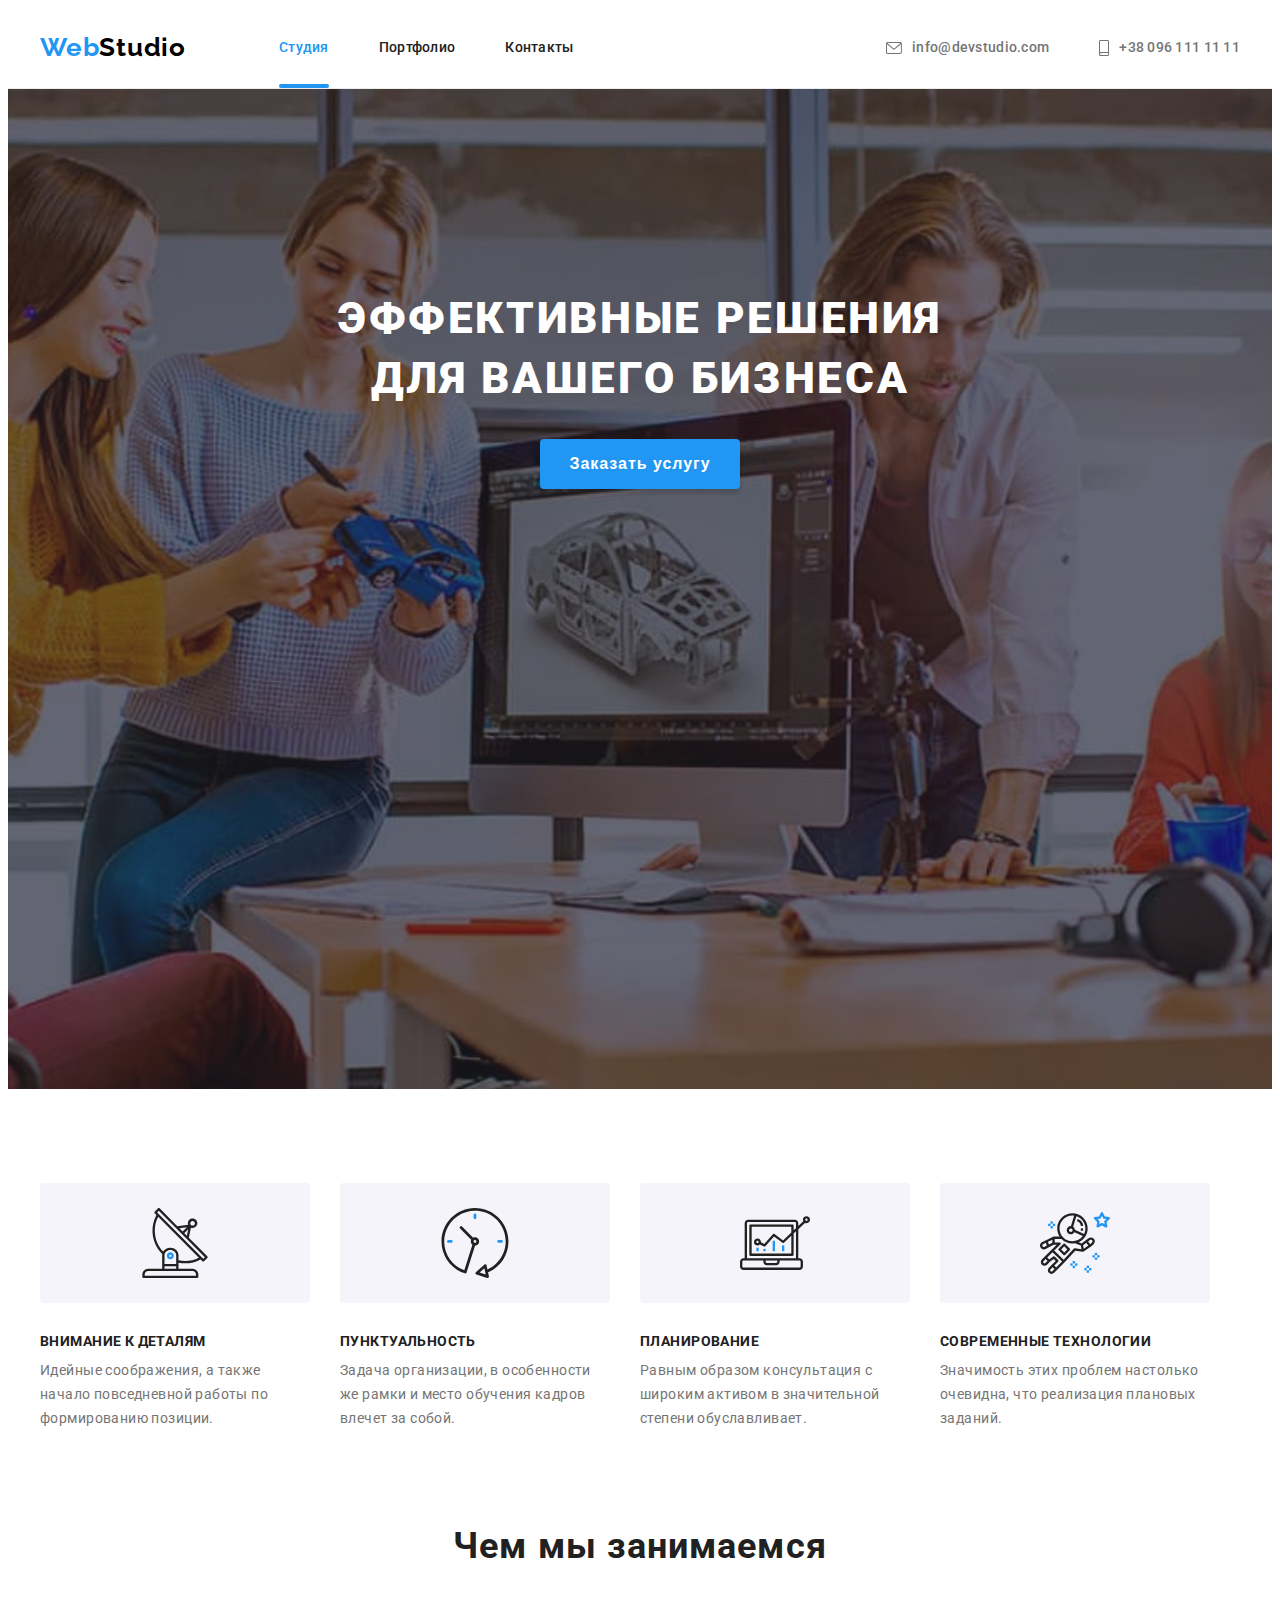
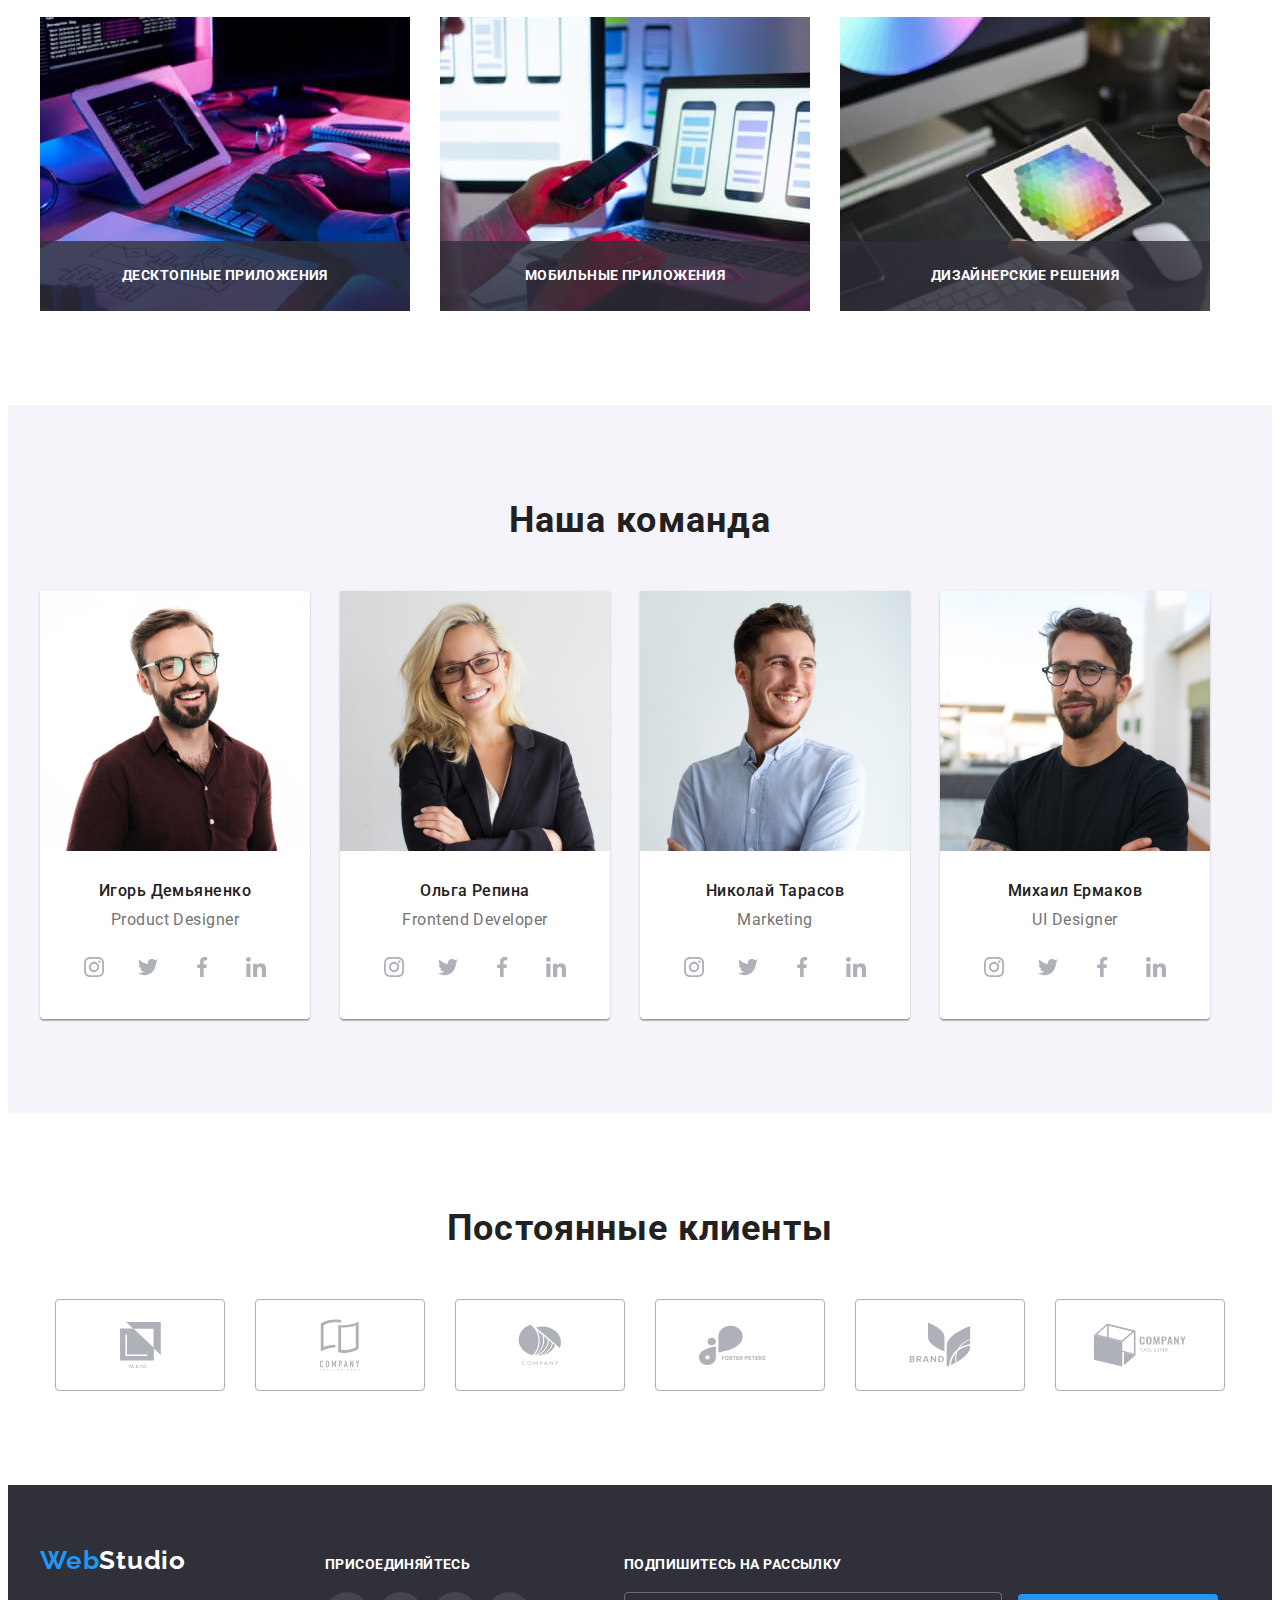
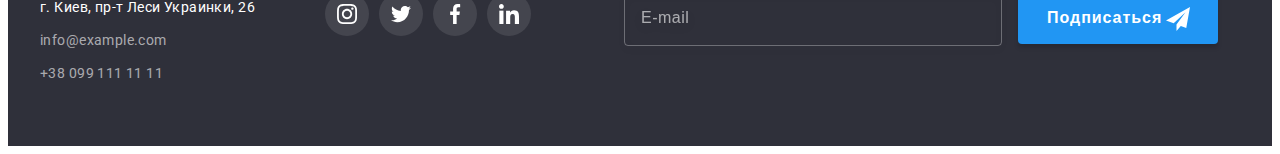
<file: index.html>
<!DOCTYPE html>
<html lang="ru">
<head>
    <meta charset="UTF-8">
    <meta http-equiv="X-UA-Compatible" content="IE=edge">
    <meta name="viewport" content="width=device-width, initial-scale=1.0">
    <link rel="preconnect" href="https://fonts.googleapis.com">
    <link rel="preconnect" href="https://fonts.gstatic.com" crossorigin>
    <link
        href="https://fonts.googleapis.com/css2?family=Raleway:wght@700&family=Roboto:wght@400;500;700;900&family=Shizuru&display=swap"
        rel="stylesheet">
    <link rel="stylesheet" href="https://cdnjs.cloudflare.com/ajax/libs/modern-normalize/1.1.0/modern-normalize.min.css"
        integrity="sha512-wpPYUAdjBVSE4KJnH1VR1HeZfpl1ub8YT/NKx4PuQ5NmX2tKuGu6U/JRp5y+Y8XG2tV+wKQpNHVUX03MfMFn9Q=="
        crossorigin="anonymous" referrerpolicy="no-referrer" />
    <title>Студия</title>
    <link rel="stylesheet" href="./css/styles.css">
</head>
<body>
    <header class="header">
        <div class="container">
            <div class="container-flex">
                    <a href="index.html" class="logo"><span class="logo-styles">Web</span>Studio</a>
                <nav class="header-nav">
                    <ul class="header-list">
                        <li class="header-items"><a  class="header-item current" href="index.html">Студия</a></li>
                        <li class="header-items"><a  class="header-item" href="portfolio.html">Портфолио</a></li>
                        <li class="header-items"><a  class="header-item" href="#contacts">Контакты</a></li>
                    </ul>
                </nav>
                <div class="active-link">
                    <a href="mailto:info@devstudio.com" class="header-mail"><svg class="header-mail-icon" width="16" height="12">
                        <use href="./images/icons.svg#icon-header-envelope"></use>
                    </svg>info@devstudio.com</a>
                    <a href="tel:+380961111111" class="header-tel"><svg class="header-mail-icon" width="10" height="16">
                        <use href="./images/icons.svg#icon-header-smartphone"></use>
                    </svg>+38 096 111 11 11</a>
                </div> 
            </div>
        </div>
    </header>
    <main class="main">
        <section class="main-lead section main-text">
            <h1 class="main-heading">Эффективные решения для вашего бизнеса</h1>
            <button data-modal-open type="button" class="main-btn"><span class="main-btn-text">Заказать услугу</span></button>
        </section>
        <section class="main-list-content">
            <div class="container">
                <ul class="main-list">
                    <li class="main-item">
                        <div class="main-icon-container">
                            <svg class="main-icon-attention" width="70" height="70">
                                <use href="./images/icons.svg#icon-main-antenna"></use>
                            </svg>
                        </div>
                        <h3 class="main-item-heading">Внимание к деталям</h3>
                        <p class="main-item-text">Идейные соображения, а также начало повседневной работы по формированию позиции.</p>
                    </li>
                    <li class="main-item">
                        <div class="main-icon-container">
                            <svg class="main-icon-punctuality" width="70" height="70">
                                <use href="./images/icons.svg#icon-main-clock"></use>
                            </svg>
                        </div>
                        <h3 class="main-item-heading">Пунктуальность</h3>
                        <p class="main-item-text">Задача организации, в особенности же рамки и место обучения кадров влечет за собой.</p>
                    </li>
                    <li class="main-item">
                        <div class="main-icon-container">
                            <svg class="main-icon-planning" width="70" height="70">
                                <use href="./images/icons.svg#icon-main-diagram"></use>
                            </svg>
                        </div>
                        <h3 class="main-item-heading">Планирование</h3>
                        <p class="main-item-text">Равным образом консультация с широким активом в значительной степени обуславливает.</p>
                    </li>
                    <li class="main-item">
                        <div class="main-icon-container">
                            <svg class="main-icon-technology" width="70" height="70">
                                <use href="./images/icons.svg#icon-main-astronaut"></use>
                            </svg>
                        </div>
                        <h3 class="main-item-heading">Современные технологии</h3>
                        <p class="main-item-text">Значимость этих проблем настолько очевидна, что реализация плановых заданий.</p>
                    </li>
                </ul>
            </div>
        </section> 
        <section class="main-skills section">
            <div class="container">
                <h2 class="main-skills-heading main-heading-text">Чем мы занимаемся</h2>
                <ul class="main-img">
                    <li class="main-img-item"><img src="./images/about-us-1.jpg" width="370" alt="our-technologies"><p class="main-img-text">Десктопные приложения</p></li>
                    <li class="main-img-item"><img src="./images/about-us-2.jpg" width="370" alt="our-technologies"><p class="main-img-text">Мобильные приложения</p></li>
                    <li class="main-img-item"><img src="./images/about-us-3.jpg" width="370" alt="our-technologies"><p class="main-img-text">Дизайнерские решения</p></li>
                </ul>
            </div>
        </section>
        <section class="main-team section">
            <div class="container">
                <h2 class="main-team-heading main-heading-text">Наша команда</h2>
                <ul class="main-team-list">
                    <li class="main-team-item">
                        <img src="./images/our-team-1.jpg" width="270" alt="foto-our-team">
                        <div class="main-team-info">
                            <p class="main-team-fln">Игорь Демьяненко</p>
                            <p lang="en" class="main-team-profession">Product Designer</p>
                            <ul class="team-social-links">
                                <li class="social-links-item">
                                    <a href="" class="social-links">
                                        <svg class="social-links-icon" width="20" height="20">
                                            <use href="./images/icons.svg#icon-network-instagram"></use>
                                        </svg>
                                    </a>
                                </li>
                                <li class="social-links-item">
                                    <a href="" class="social-links">
                                        <svg class="social-links-icon" width="20" height="20">
                                            <use href="./images/icons.svg#icon-network-twitter"></use>
                                        </svg>
                                    </a>
                                </li>
                                <li class="social-links-item">
                                    <a href="" class="social-links">
                                        <svg class="social-links-icon" width="20" height="20">
                                            <use href="./images/icons.svg#icon-network-facebook"></use>
                                        </svg>
                                    </a>
                                </li>
                                <li class="social-links-item">
                                    <a href="" class="social-links">
                                        <svg class="social-links-icon" width="20" height="20">
                                            <use href="./images/icons.svg#icon-network-linkedin"></use>
                                        </svg>
                                    </a>
                                </li>
                            </ul>
                        </div>
                        
                    </li>
                    <li class="main-team-item">
                        <img src="./images/our-team-2.jpg" width="270" alt="foto-our-team">
                        <div class="main-team-info">
                            <p class="main-team-fln">Ольга Репина</p>
                            <p lang="en" class="main-team-profession">Frontend Developer</p>
                            <ul class="team-social-links">
                                <li class="social-links-item">
                                    <a href="" class="social-links">
                                        <svg class="social-links-icon" width="20" height="20">
                                            <use href="./images/icons.svg#icon-network-instagram"></use>
                                        </svg>
                                    </a>
                                </li>
                                <li class="social-links-item">
                                    <a href="" class="social-links">
                                        <svg class="social-links-icon" width="20" height="20">
                                            <use href="./images/icons.svg#icon-network-twitter"></use>
                                        </svg>
                                    </a>
                                </li>
                                <li class="social-links-item">
                                    <a href="" class="social-links">
                                        <svg class="social-links-icon" width="20" height="20">
                                            <use href="./images/icons.svg#icon-network-facebook"></use>
                                        </svg>
                                    </a>
                                </li>
                                <li class="social-links-item">
                                    <a href="" class="social-links">
                                        <svg class="social-links-icon" width="20" height="20">
                                            <use href="./images/icons.svg#icon-network-linkedin"></use>
                                        </svg>
                                    </a>
                                </li>
                            </ul>
                        </div>
                    </li>
                    <li class="main-team-item">
                        <img src="./images/our-team-3.jpg" width="270" alt="foto-our-team">
                        <div class="main-team-info">
                            <p class="main-team-fln">Николай Тарасов</p>
                            <p lang="en" class="main-team-profession">Marketing</p>
                            <ul class="team-social-links">
                                <li class="social-links-item">
                                    <a href="" class="social-links">
                                        <svg class="social-links-icon" width="20" height="20">
                                            <use href="./images/icons.svg#icon-network-instagram"></use>
                                        </svg>
                                    </a>
                                </li>
                                <li class="social-links-item">
                                    <a href="" class="social-links">
                                        <svg class="social-links-icon" width="20" height="20">
                                            <use href="./images/icons.svg#icon-network-twitter"></use>
                                        </svg>
                                    </a>
                                </li>
                                <li class="social-links-item">
                                    <a href="" class="social-links">
                                        <svg class="social-links-icon" width="20" height="20">
                                            <use href="./images/icons.svg#icon-network-facebook"></use>
                                        </svg>
                                    </a>
                                </li>
                                <li class="social-links-item">
                                    <a href="" class="social-links">
                                        <svg class="social-links-icon" width="20" height="20">
                                            <use href="./images/icons.svg#icon-network-linkedin"></use>
                                        </svg>
                                    </a>
                                </li>
                            </ul>
                        </div>
                    </li>
                    <li class="main-team-item">
                        <img src="./images/our-team-4.jpg" width="270" alt="foto-our-team">
                        <div class="main-team-info">
                            <p class="main-team-fln">Михаил Ермаков</p>
                            <p lang="en" class="main-team-profession">UI Designer</p>
                            <ul class="team-social-links">
                                <li class="social-links-item">
                                    <a href="" class="social-links">
                                        <svg class="social-links-icon" width="20" height="20">
                                            <use href="./images/icons.svg#icon-network-instagram"></use>
                                        </svg>
                                    </a>
                                </li>
                                <li class="social-links-item">
                                    <a href="" class="social-links">
                                        <svg class="social-links-icon" width="20" height="20">
                                            <use href="./images/icons.svg#icon-network-twitter"></use>
                                        </svg>
                                    </a>
                                </li>
                                <li class="social-links-item">
                                    <a href="" class="social-links">
                                        <svg class="social-links-icon" width="20" height="20">
                                            <use href="./images/icons.svg#icon-network-facebook"></use>
                                        </svg>
                                    </a>
                                </li>
                                <li class="social-links-item">
                                    <a href="" class="social-links">
                                        <svg class="social-links-icon" width="20" height="20">
                                            <use href="./images/icons.svg#icon-network-linkedin"></use>
                                        </svg>
                                    </a>
                                </li>
                            </ul>
                        </div>
                    </li>
                </ul>
            </div>
        </section>
        <section class="main-clients">
            <div class="container">
                <h2 class="main-clients-heading main-heading-text">Постоянные клиенты</h2>
                <ul class="main-clients-list">
                    <li class="main-clients-item">
                        <a href="" class="main-clients-link">
                            <svg class="main-clients-icon" width="41" height="46.7">
                                <use href="./images/icons.svg#icon-clients-logo-1"></use>
                            </svg>
                        </a>
                    </li>
                    <li class="main-clients-item">
                        <a href="" class="main-clients-link">
                            <svg class="main-clients-icon" width="40" height="52">
                                <use href="./images/icons.svg#icon-clients-logo-2"></use>
                            </svg>
                        </a>
                    </li>
                    <li class="main-clients-item">
                        <a href="" class="main-clients-link">
                            <svg class="main-clients-icon" width="43.46" height="41.18">
                                <use href="./images/icons.svg#icon-clients-logo-3"></use>
                            </svg>
                        </a>
                    </li>
                    <li class="main-clients-item">
                        <a href="" class="main-clients-link">
                            <svg class="main-clients-icon" width="84.44" height="40.62">
                                <use href="./images/icons.svg#icon-clients-logo-4"></use>
                            </svg>
                        </a>
                    </li>
                    <li class="main-clients-item">
                        <a href="" class="main-clients-link">
                            <svg class="main-clients-icon" width="62.54" height="45.43">
                                <use href="./images/icons.svg#icon-clients-logo-5"></use>
                            </svg>
                        </a>
                    </li>
                    <li class="main-clients-item">
                        <a href="" class="main-clients-link">
                            <svg class="main-clients-icon" width="93.79" height="43.93">
                                <use href="./images/icons.svg#icon-clients-logo-6"></use>
                            </svg>
                        </a>
                    </li>
                </ul>

            </div>
        </section>
    </main>
    <footer class="footer" id="contacts">
        <div class="container">           
            <div class="footer-info">
                <a href="index.html" class="logo footer-logo-mar"><span class="logo-styles">Web</span><span class="footer-logo-item">Studio</span></a>          
                <address class="footer-address">г. Киев, пр-т Леси Украинки, 26</address>
                <a href="mailto:info@example.com" class="footer-mail-text">info@example.com</a>
                <a href="tel:+380991111111" class="footer-tel-text">+38 099 111 11 11</a>
            </div>
            <div class="footer-social-links">
                <p class="footer-text">присоединяйтесь</p>
                <ul class="team-social-links">
                    <li class="social-links-item footer-social-link">
                        <a href="" class="social-links">
                            <svg class="footer-color-icon" width="20" height="20">
                                <use href="./images/icons.svg#icon-network-instagram"></use>
                            </svg>
                        </a>
                    </li>
                    <li class="social-links-item footer-social-link">
                        <a href="" class="social-links">
                            <svg class="footer-color-icon" width="20" height="20">
                                <use href="./images/icons.svg#icon-network-twitter"></use>
                            </svg>
                        </a>
                    </li>
                    <li class="social-links-item footer-social-link">
                        <a href="" class="social-links">
                            <svg class="footer-color-icon" width="20" height="20">
                                <use href="./images/icons.svg#icon-network-facebook"></use>
                            </svg>
                        </a>
                    </li>
                    <li class="social-links-item footer-social-link">
                        <a href="" class="social-links">
                            <svg class="footer-color-icon" width="20" height="20">
                                <use href="./images/icons.svg#icon-network-linkedin"></use>
                            </svg>
                        </a>
                    </li>
                </ul>
            </div>
            <form class="footer-subscribe">
                <p class="footer-text">Подпишитесь на рассылку</p>
                <input class="footer-input" type="email" name="footer-user-email" placeholder="E-mail"  title="login@mail.com" required>
                <button class="footer-send-btn" type="submit"><span class="footer-btn-text">Подписаться</span>
                    <svg class="footer-icon-send-btn" width="24" height="24">
                    <use href="./images/icons.svg#icon-send"></use>
                    </svg>
                </button>
            </form>
        </div>
    </footer>
    <!-- Modal -->
    <div class="backdrop is-hidden" data-modal>
        <div class="modal">
            <button type="button" class="btn-close-modal" data-modal-close>
                <svg class="modal-close" width="18" height="18">
                    <use href="./images/icons.svg#icon-close-modal-windows"></use>
                </svg>
            </button>
            <p class="modal-heading-text">Оставьте свои данные, мы вам перезвоним</p>
            <form class="modal-field-conteiner">
                <div class="modal-field">
                    <label for="user-name" class="modal-label"><span class="input-text">Имя</span></label>
                    <div class="modal-icon-position">
                        <input type="text" class="modal-input" name="user-name" id="user-name" placeholder="" required minlength="2" title="Введите имя"> 
                        <svg class="user-name-icon" width="12" height="12">
                            <use href="./images/icons.svg#name-icon"></use>
                        </svg>
                    </div>
                </div>
                <div class="modal-field">
                    <label for="user-tel" class="modal-label"><span class="input-text">Телефон</span></label>
                    <div class="modal-icon-position">
                        <input type="tel" class="modal-input" name="user-tel" id="user-tel" placeholder="" pattern="[\+]\d{2}\[\(]\d{3}[\)]\\d{3}[\-]\d{2}[\-]\d{2}" title="+38(097)111-11-11" minlength="15" maxlength="17" required>
                        <svg class="user-name-icon" width="13" height="13">
                            <use href="./images/icons.svg#tel-icon"></use>
                        </svg>
                    </div>
                </div>
                <div class="modal-field">
                    <label for="user-email" class="modal-label"><span class="input-text">Почта</span></label>
                    <div class="modal-icon-position">
                        <input type="email" class="modal-input" name="user-email" id="user-email" placeholder=""  title="login@mail.com" required>
                        <svg class="user-name-icon" width="15" height="12">
                            <use href="./images/icons.svg#email-icon"></use>
                        </svg>
                    </div>
                </div>
                <div class="modal-field">
                    <label for="user-comment" class="modal-label"><span class="input-text">Комментарий</span></label>
                    <textarea class="modal-comment" name="user-comment" id="user-comment" cols="30" rows="10" placeholder="Введите текст"></textarea>
                </div>
                <div class="modal-field-checkbox">
                    <input class="modal-checkbox is-hidden" name="user-check" type="checkbox" id="user-check">
                    <label class="user-check" for="user-check">
                    <span class="user-check-text">Соглашаюсь с рассылкой и принимаю <a class="agreement-conditions" href="">Условия договора</a></span></label>
                </div>
                <button type="submit" class="modal-send-btn"><span class="modal-btn-text">Отправить</span></button>    
            </form>          
        </div>
    </div>
    <script src="./js/modal.js"></script>
</body>
</html>
</file>
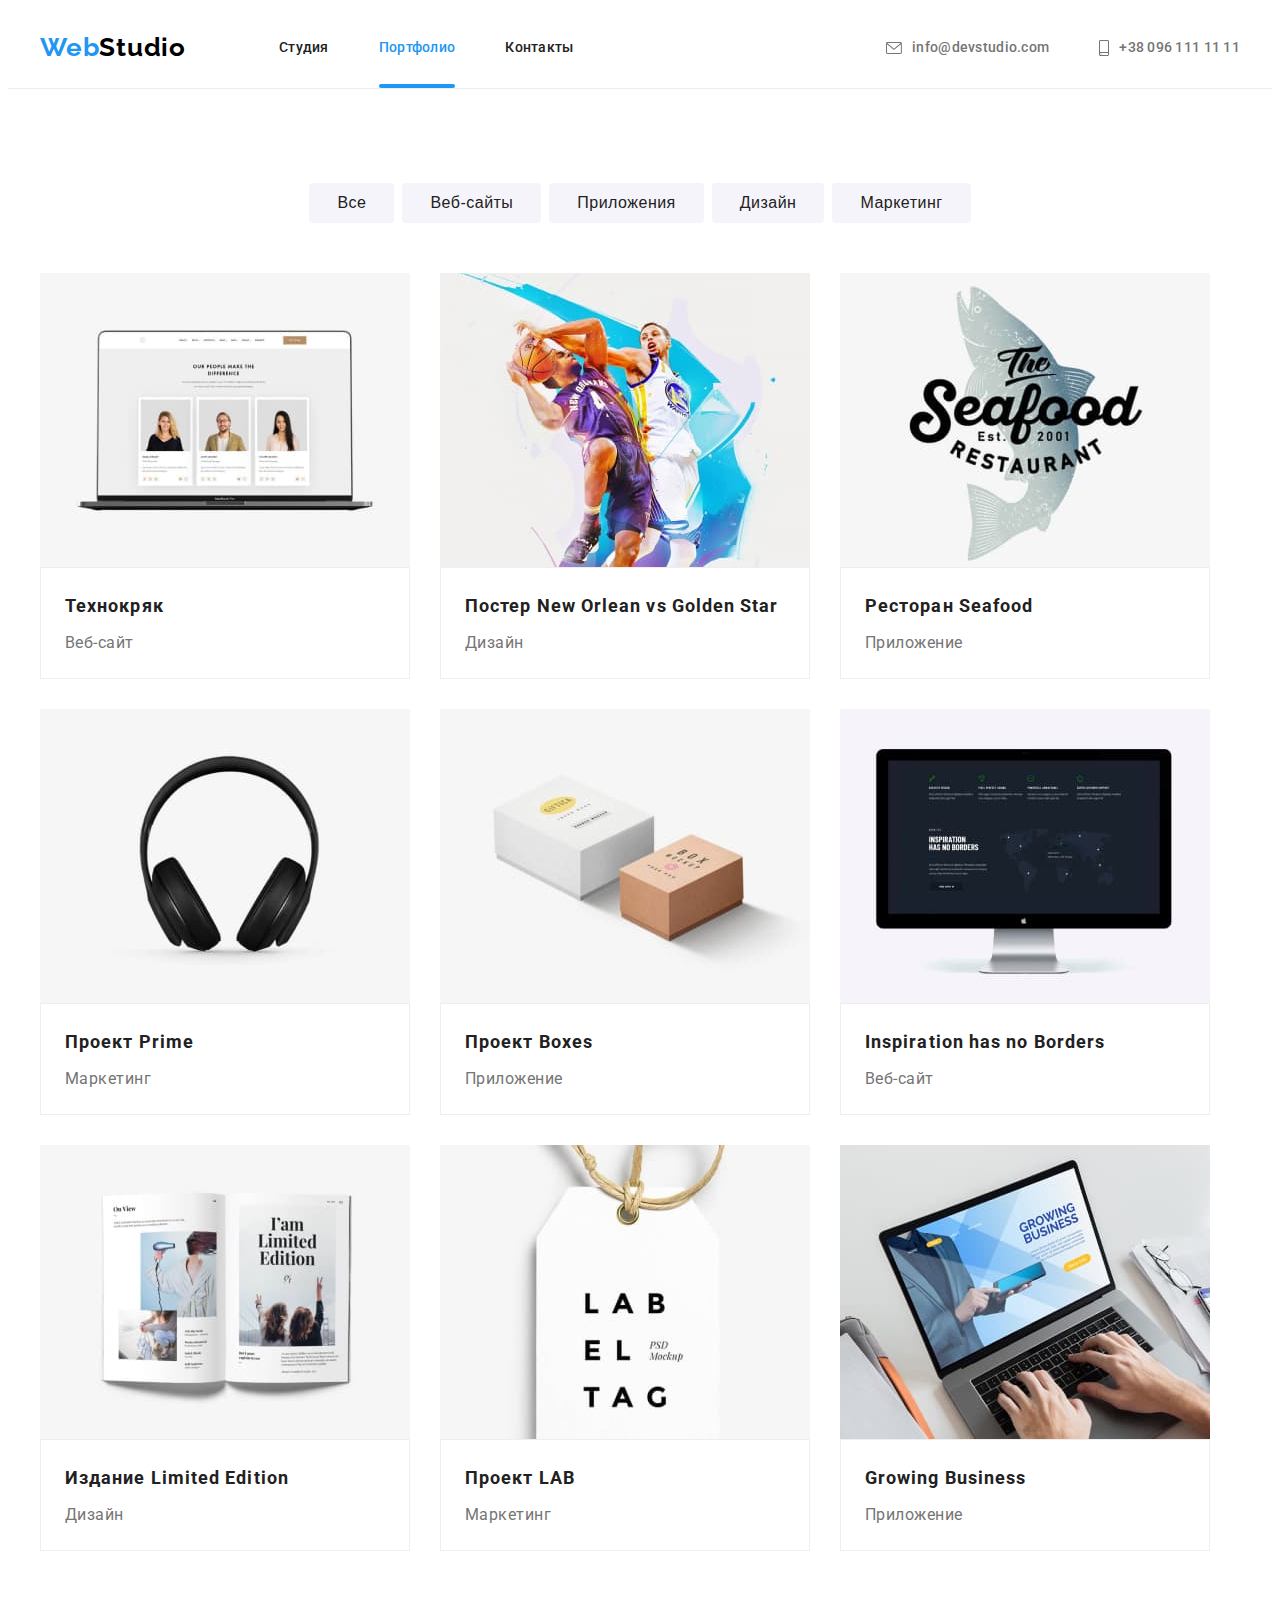
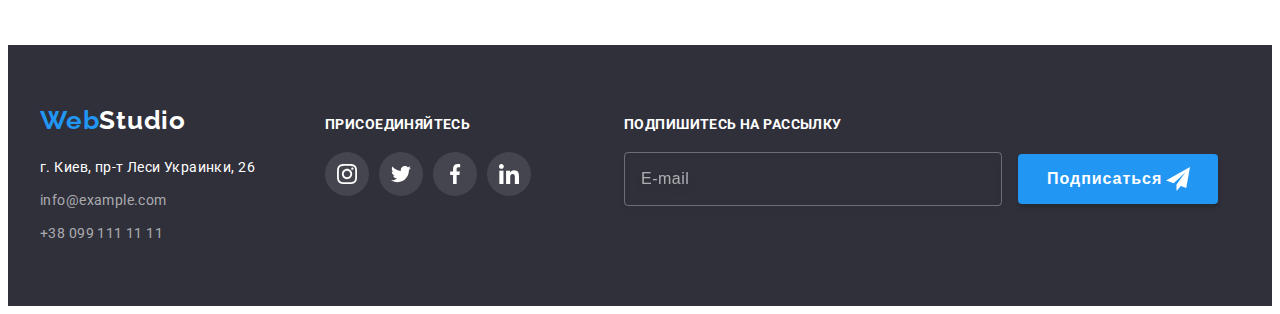
<file: portfolio.html>
<!DOCTYPE html>
<html lang="en">
<head>
    <meta charset="UTF-8">
    <meta http-equiv="X-UA-Compatible" content="IE=edge">
    <meta name="viewport" content="width=device-width, initial-scale=1.0">
    <link rel="preconnect" href="https://fonts.googleapis.com">
    <link rel="preconnect" href="https://fonts.gstatic.com" crossorigin>
    <link
        href="https://fonts.googleapis.com/css2?family=Raleway:wght@700&family=Roboto:wght@400;500;700;900&family=Shizuru&display=swap"
        rel="stylesheet">
    <link rel="stylesheet" href="https://cdnjs.cloudflare.com/ajax/libs/modern-normalize/1.1.0/modern-normalize.min.css"
        integrity="sha512-wpPYUAdjBVSE4KJnH1VR1HeZfpl1ub8YT/NKx4PuQ5NmX2tKuGu6U/JRp5y+Y8XG2tV+wKQpNHVUX03MfMFn9Q=="
        crossorigin="anonymous" referrerpolicy="no-referrer" />
    <title>Портфолио</title>
    <link rel="stylesheet" href="./css/styles.css">
</head>
<body>
    <header class="header">
        <div class="container">
            <div class="container-flex">
                <a href="index.html" class="logo"><span class="logo-styles">Web</span>Studio</a>
                <nav class="header-nav">
                    <ul class="header-list">
                        <li class="header-items"><a class="header-item" href="index.html">Студия</a></li>
                        <li class="header-items"><a class="header-item current" href="portfolio.html">Портфолио</a></li>
                        <li class="header-items"><a class="header-item" href="#contacts">Контакты</a></li>
                    </ul>
                </nav>
                <div class="active-link">
                    <a href="mailto:info@devstudio.com" class="header-mail"><svg class="header-mail-icon" width="16" height="12">
                            <use href="./images/icons.svg#icon-header-envelope"></use>
                        </svg>info@devstudio.com</a>
                    <a href="tel:+380961111111" class="header-tel"><svg class="header-mail-icon" width="10" height="16">
                            <use href="./images/icons.svg#icon-header-smartphone"></use>
                        </svg>+38 096 111 11 11</a>
                </div>
            </div>
        </div>
    </header>
    <main class="portfolio-main">
        <section class="portfolio-main-section  conteiner-indent section">
            <div class="container">
                <h2 hidden lang="en">filter button</h2>
                <ul class="portfolio-main-btn">
                    <li class="portfolio-main-btn-item"><button type="button" class="portfolio-btn"><span class="portfolio-text-btn">Все</span></button></li>
                    <li class="portfolio-main-btn-item"><button type="button" class="portfolio-btn"><span class="portfolio-text-btn">Веб-сайты</span></button></li>
                    <li class="portfolio-main-btn-item"><button type="button" class="portfolio-btn"><span class="portfolio-text-btn">Приложения</span></button></li>
                    <li class="portfolio-main-btn-item"><button type="button" class="portfolio-btn"><span class="portfolio-text-btn">Дизайн</span></button></li>
                    <li class="portfolio-main-btn-item"><button type="button" class="portfolio-btn"><span class="portfolio-text-btn">Маркетинг</span></button></li>
                </ul>
                <ul class="portfolio-main-content">
                    <li class="portfolio-main-content-item">
                        <div class="portfolio-card">
                            <img src="./images/our-possibilities.jpg" alt="web-site" width="370" height="294" class="portfolio-main-img">
                            <p class="card-text">Ресурс предлагает комплексные предложения с разным уровнем функционала и сервисов. Все это позволит посетителю получить
                            исчерпывающие сведения <br>о компании или частном лице.</p>
                        </div>                        
                        <div class="content-border">
                            <h3 class="portfolio-main-heading">Технокряк</h3>
                            <p class="portfolio-main-text">Веб-сайт</p>
                        </div>
                    </li>
                    <li class="portfolio-main-content-item">
                        <div class="portfolio-card">
                            <img src="./images/our-possibilities-1.jpg" alt="design" width="370" height="294" class="portfolio-main-img">
                            <p class="card-text">Ресурс предлагает комплексные предложения с разным уровнем функционала и сервисов. Все это позволит посетителю получить
                            исчерпывающие сведения <br>о компании или частном лице.</p>
                        </div> 
                        <div class="content-border">
                            <h3 class="portfolio-main-heading">Постер <span lang="en">New Orlean vs Golden Star</span></h3>
                            <p class="portfolio-main-text">Дизайн</p>
                        </div>
                    </li>
                    <li class="portfolio-main-content-item">
                        <div class="portfolio-card">
                            <img src="./images/our-possibilities-2.jpg" alt="appendix" width="370" height="294" class="portfolio-main-img">
                            <p class="card-text">Ресурс предлагает комплексные предложения с разным уровнем функционала и сервисов. Все это позволит посетителю получить
                            исчерпывающие сведения <br>о компании или частном лице.</p>
                        </div> 
                        <div class="content-border">
                            <h3 class="portfolio-main-heading">Ресторан <span lang="en">Seafood</span></h3>
                            <p class="portfolio-main-text">Приложение</p>
                        </div>
                    </li>
                    <li class="portfolio-main-content-item">
                        <div class="portfolio-card">
                            <img src="./images/our-possibilities-3.jpg" alt="marketing" width="370" height="294" class="portfolio-main-img">
                            <p class="card-text">Ресурс предлагает комплексные предложения с разным уровнем функционала и сервисов. Все это позволит посетителю получить
                            исчерпывающие сведения <br>о компании или частном лице.</p>
                        </div> 
                        <div class="content-border">
                        <h3 class="portfolio-main-heading">Проект <span lang="en">Prime</span></h3>
                        <p class="portfolio-main-text">Маркетинг</p>
                        </div>
                    </li>
                    <li class="portfolio-main-content-item">
                        <div class="portfolio-card">
                            <img src="./images/our-possibilities-4.jpg" alt="appendix" width="370" height="294" class="portfolio-main-img">
                            <p class="card-text">Ресурс предлагает комплексные предложения с разным уровнем функционала и сервисов. Все это позволит посетителю получить
                            исчерпывающие сведения <br>о компании или частном лице.</p>
                        </div> 
                        <div class="content-border">
                            <h3 class="portfolio-main-heading">Проект <span lang="en">Boxes</span></h3>
                            <p class="portfolio-main-text">Приложение</p>
                        </div>
                    </li>
                    <li class="portfolio-main-content-item">
                        <div class="portfolio-card">
                            <img src="./images/our-possibilities-5.jpg" alt="web-site" width="370" height="294" class="portfolio-main-img">
                            <p class="card-text">Ресурс предлагает комплексные предложения с разным уровнем функционала и сервисов. Все это позволит посетителю получить
                            исчерпывающие сведения <br>о компании или частном лице.</p>
                        </div> 
                        <div class="content-border">
                            <h3 lang="en" class="portfolio-main-heading">Inspiration has no Borders</h3>
                            <p class="portfolio-main-text">Веб-сайт</p>
                        </div>
                    </li>
                    <li class="portfolio-main-content-item">
                        <div class="portfolio-card">
                            <img src="./images/our-possibilities-6.jpg" alt="design" width="370" height="294" class="portfolio-main-img">
                            <p class="card-text">Ресурс предлагает комплексные предложения с разным уровнем функционала и сервисов. Все это позволит посетителю получить
                            исчерпывающие сведения <br>о компании или частном лице.</p>
                        </div> 
                        <div class="content-border">
                            <h3 class="portfolio-main-heading">Издание <span lang="en">Limited Edition</span></h3>
                            <p class="portfolio-main-text">Дизайн</p>
                        </div>
                    </li>
                    <li class="portfolio-main-content-item">
                        <div class="portfolio-card">
                            <img src="./images/our-possibilities-7.jpg" alt="marketing" width="370" height="294" class="portfolio-main-img">
                            <p class="card-text">Ресурс предлагает комплексные предложения с разным уровнем функционала и сервисов. Все это позволит посетителю получить
                            исчерпывающие сведения <br>о компании или частном лице.</p>
                        </div> 
                        <div class="content-border">
                            <h3 class="portfolio-main-heading">Проект <span lang="en">LAB</span></h3>
                            <p class="portfolio-main-text">Маркетинг</p>
                        </div>
                    </li>
                    <li class="portfolio-main-content-item">
                        <div class="portfolio-card">
                            <img src="./images/our-possibilities-8.jpg" alt="appendix" width="370" height="294" class="portfolio-main-img">
                            <p class="card-text">Ресурс предлагает комплексные предложения с разным уровнем функционала и сервисов. Все это позволит посетителю получить
                            исчерпывающие сведения <br>о компании или частном лице.</p>
                        </div> 
                        <div class="content-border">
                            <h3 lang="en" class="portfolio-main-heading">Growing Business</h3>
                            <p class="portfolio-main-text">Приложение</p>
                        </div>
                    </li>
                </ul>
            </div>
        </section>
    </main>
    <footer class="footer" id="contacts">
        <div class="container">
            <div class="footer-info">
                <a href="index.html" class="logo footer-logo-mar"><span class="logo-styles">Web</span><span
                        class="footer-logo-item">Studio</span></a>
                <address class="footer-address">г. Киев, пр-т Леси Украинки, 26</address>
                <a href="mailto:info@example.com" class="footer-mail-text">info@example.com</a>
                <a href="tel:+380991111111" class="footer-tel-text">+38 099 111 11 11</a>
            </div>
            <div class="footer-social-links">
                <p class="footer-text">присоединяйтесь</p>
                <ul class="team-social-links">
                    <li class="social-links-item footer-social-link">
                        <a href="" class="social-links">
                            <svg class="footer-color-icon" width="20" height="20">
                                <use href="./images/icons.svg#icon-network-instagram"></use>
                            </svg>
                        </a>
                    </li>
                    <li class="social-links-item footer-social-link">
                        <a href="" class="social-links">
                            <svg class="footer-color-icon" width="20" height="20">
                                <use href="./images/icons.svg#icon-network-twitter"></use>
                            </svg>
                        </a>
                    </li>
                    <li class="social-links-item footer-social-link">
                        <a href="" class="social-links">
                            <svg class="footer-color-icon" width="20" height="20">
                                <use href="./images/icons.svg#icon-network-facebook"></use>
                            </svg>
                        </a>
                    </li>
                    <li class="social-links-item footer-social-link">
                        <a href="" class="social-links">
                            <svg class="footer-color-icon" width="20" height="20">
                                <use href="./images/icons.svg#icon-network-linkedin"></use>
                            </svg>
                        </a>
                    </li>
                </ul>
            </div>
            <form class="footer-subscribe">
                <p class="footer-text">Подпишитесь на рассылку</p>
                <input class="footer-input" type="email" name="footer-user-email" placeholder="E-mail" title="login@mail.com"
                    required>
                <button class="footer-send-btn" type="submit"><span class="footer-btn-text">Подписаться</span>
                    <svg class="footer-icon-send-btn" width="24" height="24">
                        <use href="./images/icons.svg#icon-send"></use>
                    </svg>
                </button>
            </form>
        </div>
    </footer>
</body>
</html>
</file>
<file: css/styles.css>
:root {
    --title-nav-text-color: #212121;
    --active-text-color: #2196F3;
    --item-text-color: #757575;
    --white-text-color: #ffffff;
    --black-text-color: #000000;
    --footer-address-text-color: rgba(255, 255, 255, 0.6);
    --background: #2F303A;
    --background-color-team: #F5F4FA;

}

body {
    font-family: "Roboto", 'Times New Roman', Times, sans-serif;
    color: var(--item-text-color);
}

.container {
    width: 1200px;
    padding: 0 15px;
    margin: 0 auto;
}

.section {
    margin: auto;
}

p, h1, h2, h3, h4, h5 ,h6 {
    margin: 0;
}

ul, 
ol {
    margin: 0;
    padding-left: 0;
}

/* Animation */

.container-flex a, svg, 
.main-btn, 
.main-team-list a, svg, 
.main-clients-list a, svg,
.team-social-links a, svg,
.modal-input,
.modal-comment,
.footer-info a,
.portfolio-main-btn button, span,
.modal-send-btn,
.footer-send-btn {
    transition: color 250ms cubic-bezier(0.4, 0, 0.2, 1),
                fill 250ms cubic-bezier(0.4, 0, 0.2, 1),
                background-color 250ms cubic-bezier(0.4, 0, 0.2, 1),
                border 250ms cubic-bezier(0.4, 0, 0.2, 1),
                box-shadow 250ms cubic-bezier(0.4, 0, 0.2, 1);
}

/*  Header index */

.header {
    border-bottom: 1px solid #ECECEC;
    margin: 0 auto;
    padding-top: 24px;
    padding-bottom: 25px;
}

.container-flex {
    display: flex;
    flex-direction: row;
    align-items: center;
    
}


.header-logo-container {
    padding-top: 24px;
}

.logo {
    margin-right: 93px;
    font-family: 'Raleway';
    font-weight: 700;
    font-size: 26px;
    line-height: 1.2;
    letter-spacing: 0.03em;
    color: var(--black-text-color);
}

.logo-styles {
    color: var(--active-text-color);
}

li{
    list-style: none;
}

a {
    text-decoration: none;
    color: var(--title-nav-text-color);
}

.header-list {
    display: flex;
    font-weight: 500;
    font-size: 14px;
    line-height: 1.14;
    letter-spacing: 0.02em;
}

.header-items {
    margin-right: 50px;
    position: relative;
}

.header-items:last-child {
    margin: 0;
}

.header-item.current::after {
    content: '';
    display: block;
    position: absolute;
    width: 100%;
    height: 4px;
    margin-top: 28px;
    
    background: #2196F3;
    border-radius: 2px;
}

.header-items>a:hover,
.header-items>a:focus {
    color: var(--active-text-color);
}

.header-item.current {
    color: var(--active-text-color);
}

.header-mail, .header-tel {
    font-weight: 500;
    font-size: 14px;
    line-height: 1.14;
    letter-spacing: 0.02em;
    color: var(--item-text-color);
}

.header-mail-icon {
    fill: var(--item-text-color);
    margin-right: 10px;
}


.header-mail {
    margin-right: 50px;
    display: flex;
    align-items: center;
}

.header-tel {
    display: flex;
    align-items: center;
}

.header-mail-icon {
    fill: var(--item-text-color);
    margin-right: 10px;
}
.active-link>a:hover, .active-link>a:focus{
    color: var(--active-text-color);
}

.active-link>a:hover .header-mail-icon, 
.active-link>a:focus .header-mail-icon,
.active-link>a:focus .header-tel-icon,
.active-link>a:focus .header-tel-icon {
    fill: var(--active-text-color);
}



.active-link {
    margin-left: auto;
    display: flex;
}

/* Main index */

 /* Section main-lead */

 .main-lead {
     padding-top: 200px;
     padding-bottom: 200px;
 }

.main-text{
    max-width: 1600px;
    height: 600px;
    margin: auto;
    display: flex;
    flex-direction: column;

    background: #C4C4C4;
    background-image: linear-gradient(
        rgba(47, 48, 58, 0.4), 
        rgba(47, 48, 58, 0.4)
        ),
        url(../images/main-bg-img.jpg);
    background-repeat: no-repeat;
    background-position: center;
    background-size: cover;
}

.main-heading {
    max-width: 696px;
    margin-left: auto;
    margin-right: auto;
    margin-bottom: 30px;

    font-weight: 900;
    font-size: 44px;
    line-height: 1.36;
    text-align: center;
    letter-spacing: 0.06em;
    text-transform: uppercase;
    color: var(--white-text-color);
}
.main-btn {
    width: 200px;
    height: 50px;
    margin: 0 auto;
    border: none;

    box-shadow: 0px 4px 4px rgba(0, 0, 0, 0.15);
    border-radius: 4px;
    background-color: var(--active-text-color);
    cursor: pointer;
}

.main-btn:hover {
    background-color: #188CE8;
    box-shadow: 0px 4px 4px rgba(0, 0, 0, 0.15);
    border-radius: 4px;
}

.main-btn-text, 
.btn-modal-form-text {
    font-family: inherit;
    font-style: normal;
    font-weight: 700;
    font-size: 16px;
    line-height: 30px;
    display: block;
    align-items: center;
    text-align: center;
    letter-spacing: 0.06em;
    color: var(--white-text-color);
}

/* Main-quality */

.main-list-content {
    padding-top: 94px;
}

.main-list {
    display: flex;
}

.main-item {
    margin-right: 30px;
}

.main-item:last-child {
    margin: 0;
}

.main-icon-container {
    width: 270px;
    height: 120px;
    background-color: var(--background-color-team);
    display: flex;
    align-items: center;
    justify-content: center;
    border-radius: 4px;
    margin-bottom: 30px;
}

.main-item-heading {
    margin-bottom: 10px;
    font-weight: 700;
    font-size: 14px;
    line-height: 16px;
    letter-spacing: 0.03em;
    text-transform: uppercase;
    color: var(--title-nav-text-color);
}

.main-item-text {
    width: 270px;

    font-weight: 400;
    font-size: 14px;
    line-height: 1.7;
    letter-spacing: 0.03em;
    color: var(--item-text-color);
}

/* Section main-skills */

img {
    display: block;
}

.main-skills {
    padding-top: 94px;
    padding-bottom: 94px;
}

.main-heading-text {
    font-weight: 700;
    font-size: 36px;
    line-height: 42px;
    text-align: center;
    letter-spacing: 0.03em;
    color: var(--title-nav-text-color);
}

.main-img {
    display: flex;
}

.main-img-item {
    margin-right: 30px;
    position: relative;
}

.main-img-item:last-child {
    margin: 0;
}

.main-img-text {
    position: absolute;
    display: flex;
    justify-content: center;
    align-items: center;
    width: 100%;
    height: 70px;
    bottom: 0;
    
    background: rgba(47, 48, 58, 0.8);

    font-weight: 700;
    font-size: 14px;
    line-height: 1.14;
    letter-spacing: 0.03em;
    text-transform: uppercase;
    
    color: #FFFFFF;
}

.main-skills-heading {
    margin-bottom: 50px;
}
    
ul.main-img li {
    display: inline;
}

/* Section main-team */

.main-team {
    padding-top: 94px;
    padding-bottom: 94px;
    margin: auto;
    background-color: var(--background-color-team);
}

.main-team-heading {
    margin-bottom: 50px;
}

.main-team-list {
    display: flex;
}

.main-team-item {
    margin-right: 30px;
    width: 270px;
    background-color: var(--white-text-color);

    text-align: center;

    box-shadow: 0px 1px 3px rgba(0, 0, 0, 0.12),
    0px 1px 1px rgba(0, 0, 0, 0.14),
    0px 2px 1px rgba(0, 0, 0, 0.2);
    border-radius: 0px 0px 4px 4px;
}

.main-team-item:last-child {
    margin: 0;
}

.main-team-info {
    padding-top: 30px;
    padding-bottom: 30px;
}

.main-team-fln {
    margin-bottom: 10px;
    font-weight: 500;
    font-size: 16px;
    line-height: 1.2;
    letter-spacing: 0.03em;
    color: var(--title-nav-text-color);
}

.main-team-profession {
    font-weight: 400;
    font-size: 16px;
    line-height: 1.2;
    letter-spacing: 0.03em;
    color: var(--item-text-color);

    margin-bottom: 16px;
}

.team-social-links{
    display: flex;
    justify-content: center;
}

.social-links-item + .social-links-item{
    margin-left: 10px;
}
.social-links {
    width: 44px;
    height: 44px;
    border-radius: 50%;
    display: flex;
    justify-content: center;
    align-items: center;
    cursor: pointer;
}

.social-links-icon{
    fill: #AFB1B8;
}

.social-links:hover, .social-links:focus {
    background-color: var(--active-text-color);
}

.social-links:hover .social-links-icon,
.social-links:focus .social-links-icon {
    fill: var(--white-text-color);
}

/* clients */

.main-clients {
    padding: 94px 0px;
}

.main-clients-heading {
    margin-bottom: 50px;
}

.main-clients-list {
    display: flex;
    justify-content: center;
}

.main-clients-item +.main-clients-item {
    margin-left: 30px;
}

.main-clients-link {
    width: 170px;
    height: 92px;
    display: flex;
    justify-content: center;
    align-items: center;
    border: 1px solid #AFB1B8;
    box-sizing: border-box;
    border-radius: 4px;
    cursor: pointer;
}

.main-clients-icon {
    fill: #AFB1B8;
}

.main-clients-link:hover,.main-clients-link:focus {
    border: 1px solid var(--active-text-color);
}

.main-clients-link:hover .main-clients-icon,
.main-clients-link:focus .main-clients-icon {
    fill: var(--active-text-color);
}

/* Modal-windows */

.backdrop {
    position: fixed;
    width: 100%;
    height: 100%;
    top: 0;
    left: 0;

    background: rgba(0, 0, 0, 0.2);

    opacity: 1;
    transition: opacity 250ms cubic-bezier(0.4, 0, 0.2, 1);
    
}

.is-hidden {
    opacity: 0;
    pointer-events: none;
    visibility: hidden;
}

.backdrop.is-hidden .modal {
    transform: translate(-50%, -50%) scale(0.9);
}

.modal {
    position: absolute;
    top: 50%;
    left: 50%;

    padding: 40px;

    min-width: 528px;
    min-height: 581px;

    background: #FFFFFF;
    box-shadow: 0px 1px 3px rgba(0, 0, 0, 0.12),
    0px 1px 1px rgba(0, 0, 0, 0.14),
    0px 2px 1px rgba(0, 0, 0, 0.2);
    border-radius: 4px;

    transform: translate(-50%, -50%) scale(1);
    transition: opacity 250ms cubic-bezier(0.4, 0, 0.2, 1);
}

.btn-close-modal {
    position: absolute;
    top: 8px;
    right: 8px;
    display: flex;
    justify-content: center;
    align-items: center;
    cursor: pointer;

    background-color: transparent;

    width: 30px;
    height: 30px;
    border: 1px solid rgba(0, 0, 0, 0.1);
    border-radius: 50%;
}



.modal-close {
    display: block;
    fill: #000000;
}

.btn-close-modal:hover .modal-close,
.btn-close-modal:focus .modal-close {
    fill: var(--active-text-color);
}

/* Modal-form */

.modal-heading-text {
    font-weight: 700;
    font-size: 20px;
    line-height: 1.15;
    text-align: center;
    letter-spacing: 0.03em;

    margin-bottom: 12px;
    
    color: #212121;
}

.modal-field-conteiner {

}

.modal-field {
}

.modal-label {
    display: block;
    margin-bottom: 4px;
}

.input-text {
    font-weight: 400;
    font-size: 12px;
    line-height: 1.17;
    letter-spacing: 0.01em;
    
    color: #757575;
}

.modal-icon-position {
    position: relative;
    margin-bottom: 10px;
}

.modal-input {
    width: 100%;
    height: 40px;
    padding-left: 42px;
    
    border: 1px solid rgba(33, 33, 33, 0.2);
    border-radius: 4px;
    cursor: pointer;
}

.user-name-icon {
    position: absolute;
    top: 50%;
    left: 15px;
    transform: translateY(-50%);
    fill: var(--title-nav-text-color);
    cursor: pointer;
}

.modal-input:hover,
.modal-input:focus {
    border: none;
    border: 1px solid var(--active-text-color);
}

.modal-input:hover + .user-name-icon,
.modal-input:focus + .user-name-icon {
    fill: var(--active-text-color);
}

.modal-comment {
    width: 448px;
    height: 120px;
    padding: 12px 16px;
    
    border: 1px solid rgba(33, 33, 33, 0.2);
    box-sizing: border-box;
    border-radius: 4px;
    resize: none;
    cursor: pointer;
}

.modal-comment::placeholder {
    font-weight: 400;
    font-size: 12px;
    line-height: 1.17;
    letter-spacing: 0.01em;
    
    color: rgba(117, 117, 117, 0.5);
}


.modal-field:hover .modal-comment,
.modal-field .modal-comment:focus {
    border: 1px solid var(--active-text-color);
}

/* Modal CHECK */

.modal-field-checkbox {
    position: relative;
    display: flex;
    flex-direction: row;
    justify-content: center;
    align-items: center;
    margin-top: 20px;
    margin-bottom: 30px;
}

.modal-checkbox {
    margin-right: 8.38px;
    cursor: pointer;
}

.user-check::before {
    content: '';
    width: 16px;
    height: 15px;
    border: 2px solid var(--title-nav-text-color) ;
    border-radius: 2px;
    position: absolute;
    top: 50%;
    left: 12px;
    transform: translateY(-50%);
}

.modal-checkbox:checked + .user-check::before {
    background-color: var(--active-text-color);
    border: none;
    background-image: url(../images/icon-check.svg);
    background-repeat: no-repeat;
    background-position: center;
    
}

.user-check-text {
    font-weight: 400;
    font-size: 14px;
    line-height: 1.7;
    letter-spacing: 0.03em;
    display: flex;
    align-items: center;
    justify-content: center;

    color: #757575;
}
.agreement-conditions {
    color: var(--active-text-color);
    text-decoration-line: underline;
}

.modal-send-btn {
    display: block;
    width: 200px;
    height: 50px;
    margin: auto;
    background-color: var(--active-text-color);
    box-shadow: 0px 4px 4px rgba(0, 0, 0, 0.15);
    border: none;
    border-radius: 4px;
    cursor: pointer;
}

.modal-send-btn:hover,
.modal-send-btn:focus {
    background-color: #188CE8;
    box-shadow: 0px 4px 4px rgba(0, 0, 0, 0.15);
    border-radius: 4px;
}

.modal-btn-text {
    font-weight: 700;
    font-size: 16px;
    line-height: 1.88;
    
    text-align: center;
    letter-spacing: 0.06em;
    
    color: #FFFFFF;
}

/* Footer index */

.footer {
    padding-top: 60px;
    padding-bottom: 60px;
    margin: auto;
    background: var(--background);
}

.footer-info {
    margin-right: 70px;
}

.footer-logo-mar {
    margin: 0;
}

.footer-logo-item {
    color: var(--white-text-color);
}

.footer-address {
    margin-top: 20px;

    font-style: normal;
    font-weight: 400;
    font-size: 14px;
    line-height: 1.7;
    letter-spacing: 0.03em;
    color: var(--white-text-color);
}

.footer-mail-text, .footer-tel-text {
    font-weight: 400;
    font-size: 14px;
    line-height: 1.7;
    letter-spacing: 0.03em;
    color: var(--footer-address-text-color);

    display: block;
    margin-top: 9px;
}

.footer-mail-text:hover, .footer-mail-text:focus,
.footer-tel-text:hover, .footer-tel-text:focus {
    color: var(--active-text-color);
} 

.footer>.container {
    display: flex;
    align-items: baseline;
}

.footer-social-links {
    margin-right: 93px;
}

.footer-text {
    font-weight: 700;
    font-size: 14px;
    line-height: 16px;
    letter-spacing: 0.03em;
    text-transform: uppercase;
    
    color: #FFFFFF;
    margin-bottom: 20px;
}

.footer-social-link {
    background: rgba(255, 255, 255, 0.1);
    border-radius: 50%;
}

.footer-color-icon {
    fill: var(--white-text-color);
}

/* footer send */

.footer-input {
    width: 358px;
    height: 50px;
    margin-right: 12px;
    padding-left: 16px;
    
    border: 1px solid rgba(255, 255, 255, 0.3);
    filter: drop-shadow(0px 4px 4px rgba(0, 0, 0, 0.15));
    border-radius: 4px;
    background-color: transparent;
    color: #ffffff;
    cursor: pointer;
}

.footer-input::placeholder {
    font-weight: 400;
    font-size: 16px;
    line-height: 1.25;
    display: flex;
    align-items: center;
    letter-spacing: 0.03em;
    
    color: rgba(255, 255, 255, 0.6);
}

.footer-send-btn {
    position: relative;
    width: 200px;
    height: 50px;
    margin: 0;
    padding: 0;
    
    background: var(--active-text-color);
    box-shadow: 0px 4px 4px rgba(0, 0, 0, 0.15);
    border: none;
    border-radius: 4px;
    cursor: pointer;
}

.footer-send-btn:hover,
.footer-send-btn:focus {
    background-color: #188CE8;
    box-shadow: 0px 4px 4px rgba(0, 0, 0, 0.15);
    border-radius: 4px;
}

.footer-btn-text {
    display: flex;
    font-weight: 700;
    font-size: 16px;
    line-height: 1.88;
    letter-spacing: 0.06em;
    margin-left: 29px;
    text-align: left;

    color: #FFFFFF;
}

.footer-icon-send-btn {
    position: absolute;
    top: 50%;
    right: 28px;
    transform: translateY(-50%);
}

/*-----------------Portfolio section-----------------*/

.portfolio-main-section {
    padding-top: 94px; 
    padding-bottom: 94px;
}

.portfolio-main-btn {
    display: flex;
    justify-content: center;
    margin-bottom: 50px;
}

.portfolio-main-btn-item {
    margin-right: 8px;
}

.portfolio-main-btn-item:last-child {
    margin: 0;
}

.portfolio-btn {
    background-color: var(--background-color-team);
    border-radius: 4px;
    border: none;
    cursor: pointer;
}

.portfolio-text-btn {
    display: block;
    margin: 6px 22px;

    font-family: inherit;
    font-style: normal;
    font-weight: 500;
    font-size: 16px;
    line-height: 26px;
    text-align: center;
    letter-spacing: 0.03em;
    color: var(--title-nav-text-color);
}

.portfolio-btn:hover, .portfolio-btn:focus {
    box-shadow: 0px 3px 1px rgba(0, 0, 0, 0.1),
    0px 1px 2px rgba(0, 0, 0, 0.08),
    0px 2px 2px rgba(0, 0, 0, 0.12);
    background: var(--active-text-color);
}

.portfolio-btn:hover .portfolio-text-btn, .portfolio-btn:focus .portfolio-text-btn {
    color: var(--white-text-color);
}

.portfolio-main-content {
    display: flex;
    flex-wrap: wrap;
    width: 1170px;
}

.portfolio-main-content-item {
    width: 370px; 
    margin-right: 30px;
    margin-bottom: 30px;
    cursor: pointer;
}

.portfolio-main-content-item:nth-last-child(-n+3) {
    margin-bottom: 0;
}

.portfolio-main-content-item:nth-child(3n) {
    margin-right: 0;
    
}

.portfolio-main-content-item:hover {
    box-shadow: 0px 1px 1px rgba(0, 0, 0, 0.12),
    0px 4px 4px rgba(0, 0, 0, 0.06),
    1px 4px 6px rgba(0, 0, 0, 0.16);
}

.portfolio-card {
    position: relative;
    overflow: hidden;
}

.card-text {
    position: absolute;
    top: 0;
    width: 100%;
    min-height: 100%;
    padding: 63px 24px;

    transform: translateY(100%);
    transition: 250ms cubic-bezier(0.4, 0, 0.2, 1);

    font-weight: 400;
    font-size: 18px;
    line-height: 1.55;
    letter-spacing: 0.03em;
    
    color: #FFFFFF;
    background-color: rgba(33, 150, 243, 0.9);
}

.portfolio-main-content-item:hover .card-text {
    transform: translateY(0%);
}

.content-border {
    padding: 20px 24px;
    border: 1px solid #EEEEEE;
}

.portfolio-main-heading {
    margin-bottom: 4px;
    font-weight: 700;
    font-size: 18px;
    line-height: 36px;
    letter-spacing: 0.06em;
    color: var(--title-nav-text-color);
}

.portfolio-main-text {
    font-weight: 400;
    font-size: 16px;
    line-height: 30px;
    letter-spacing: 0.03em;
    color: var(--item-text-color);
}
</file>
